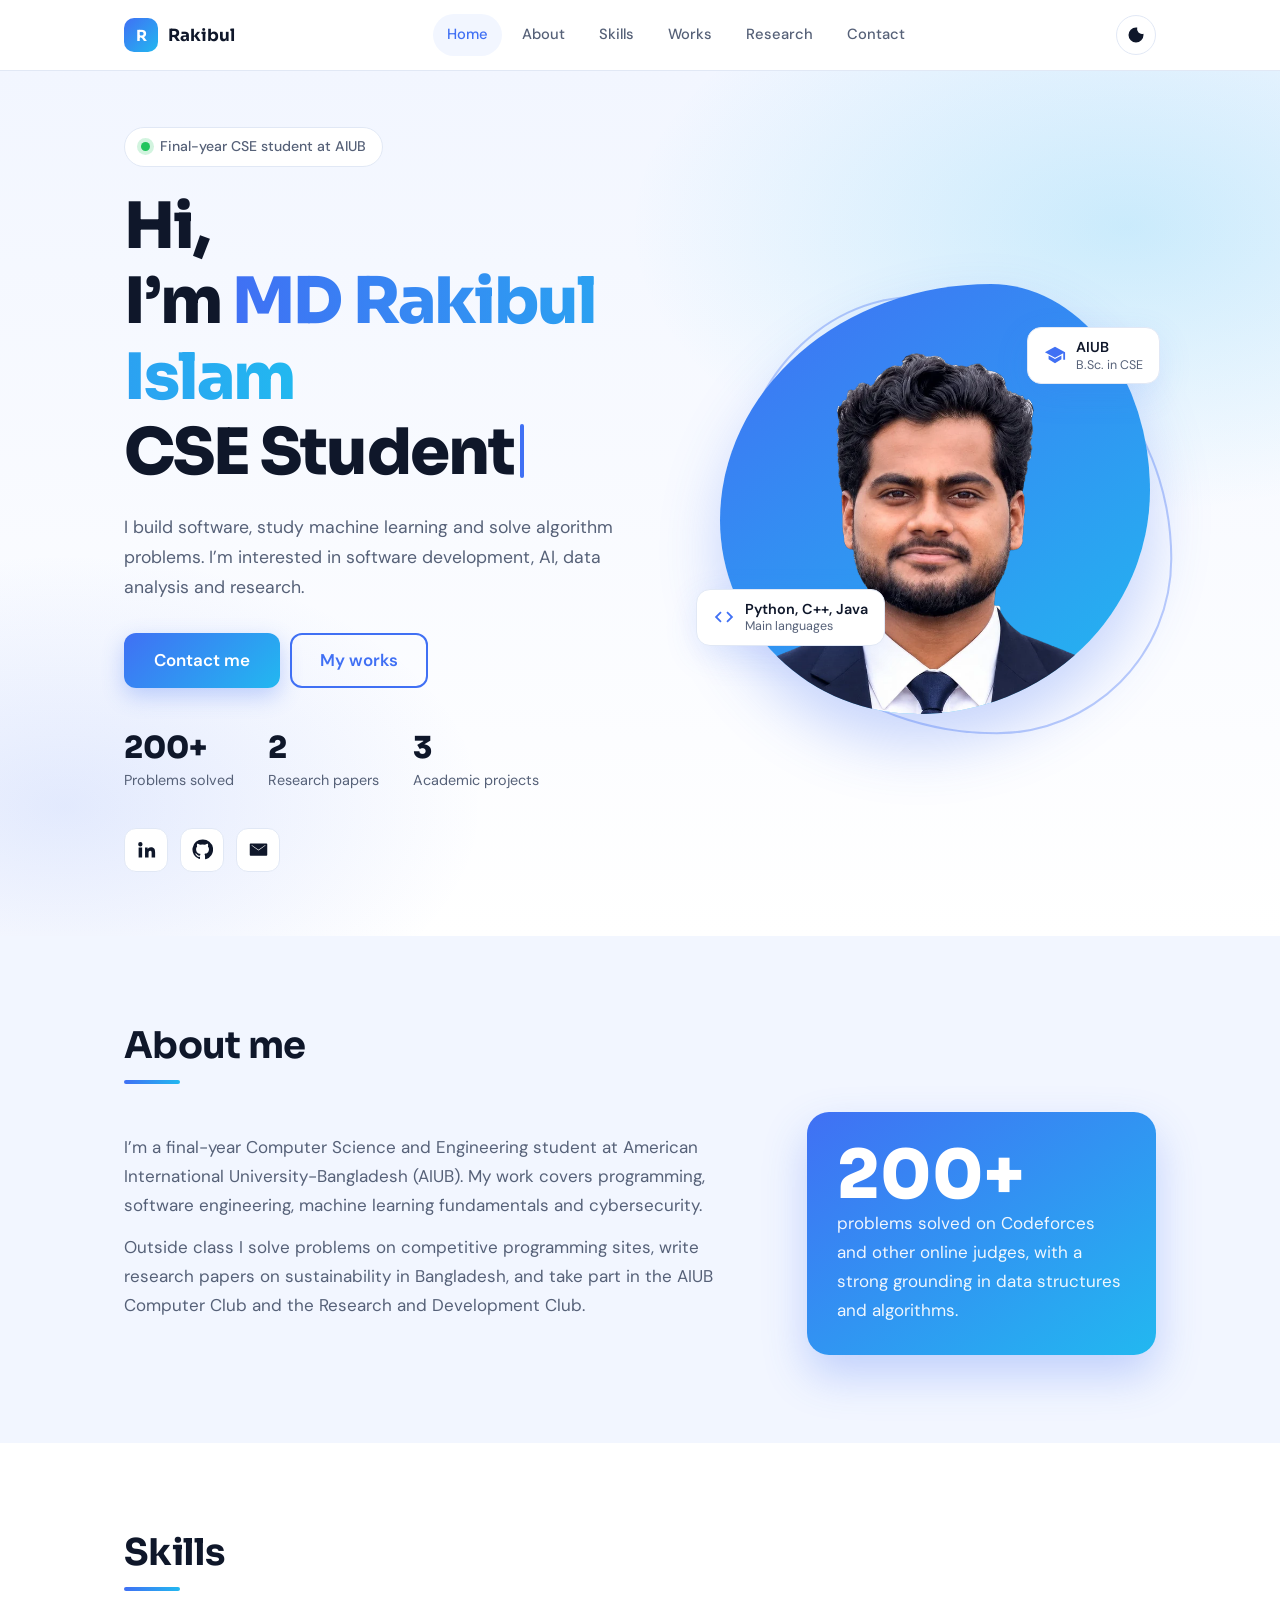
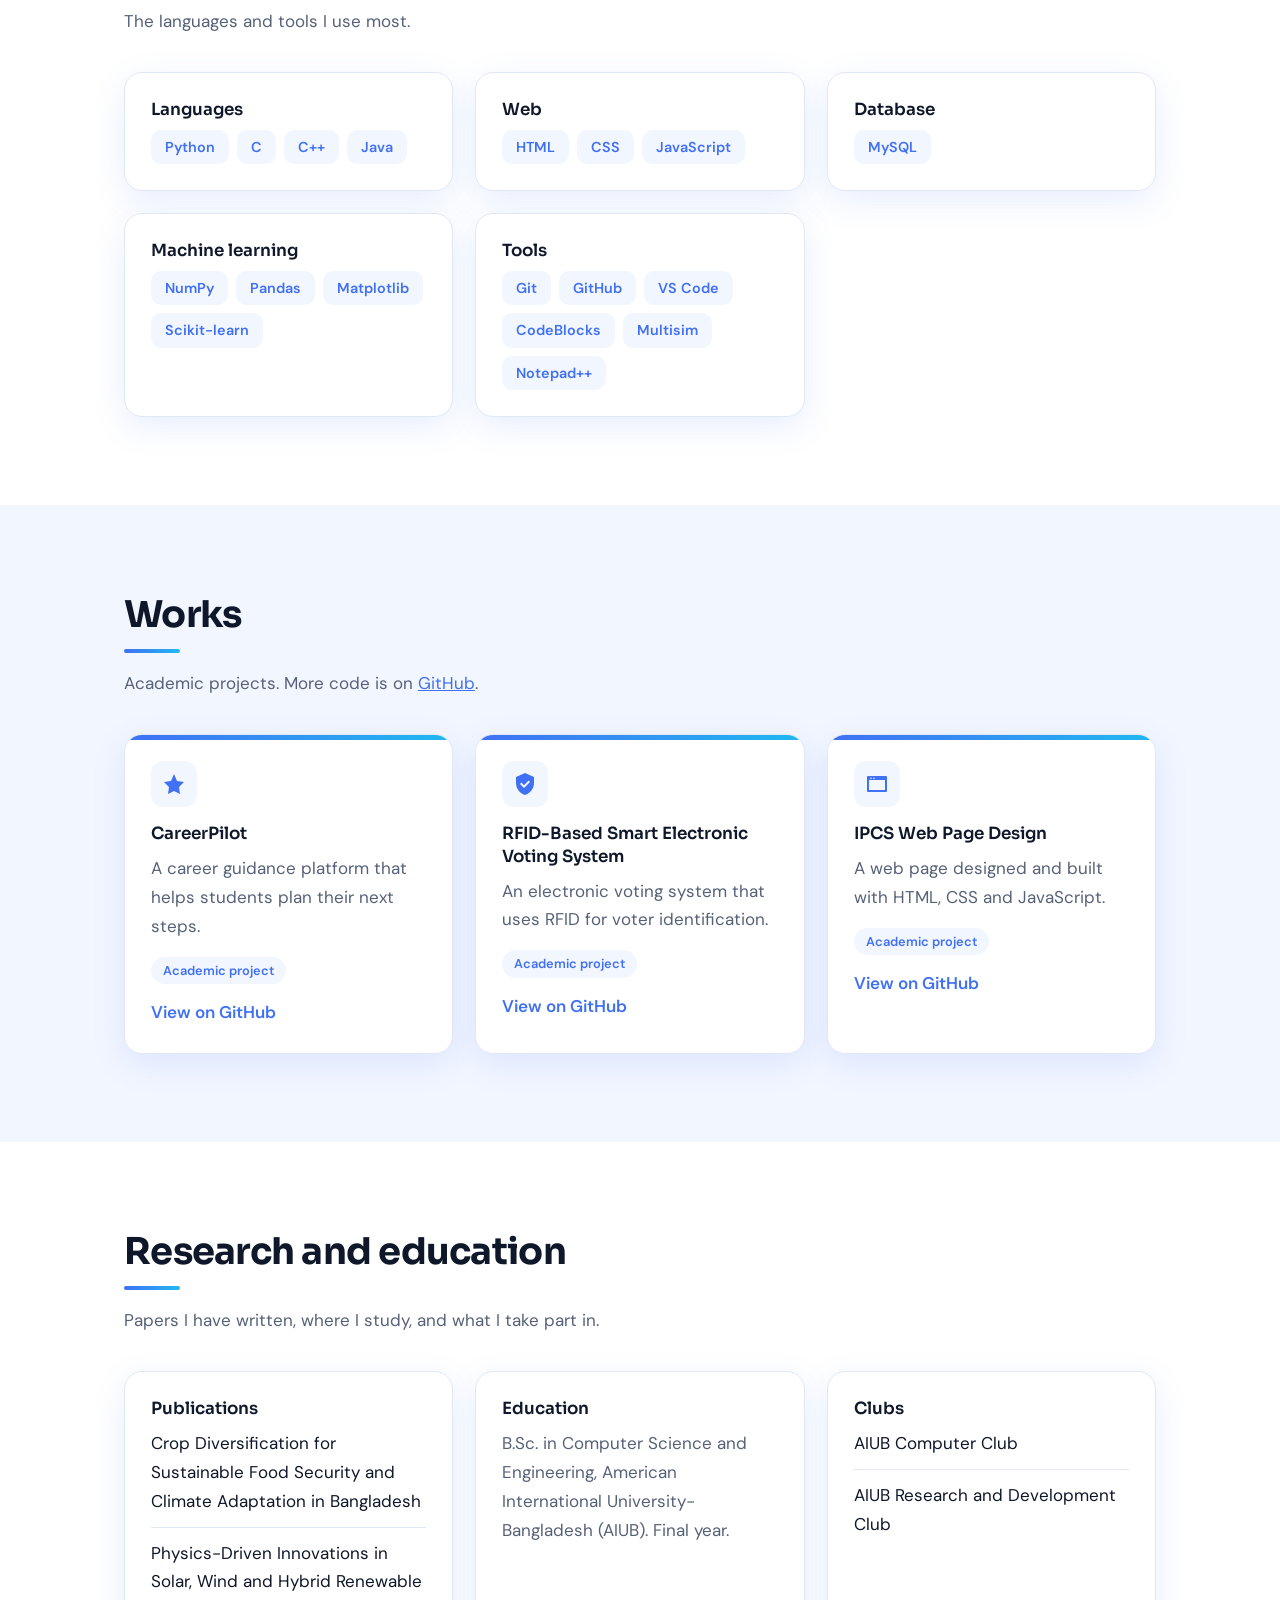
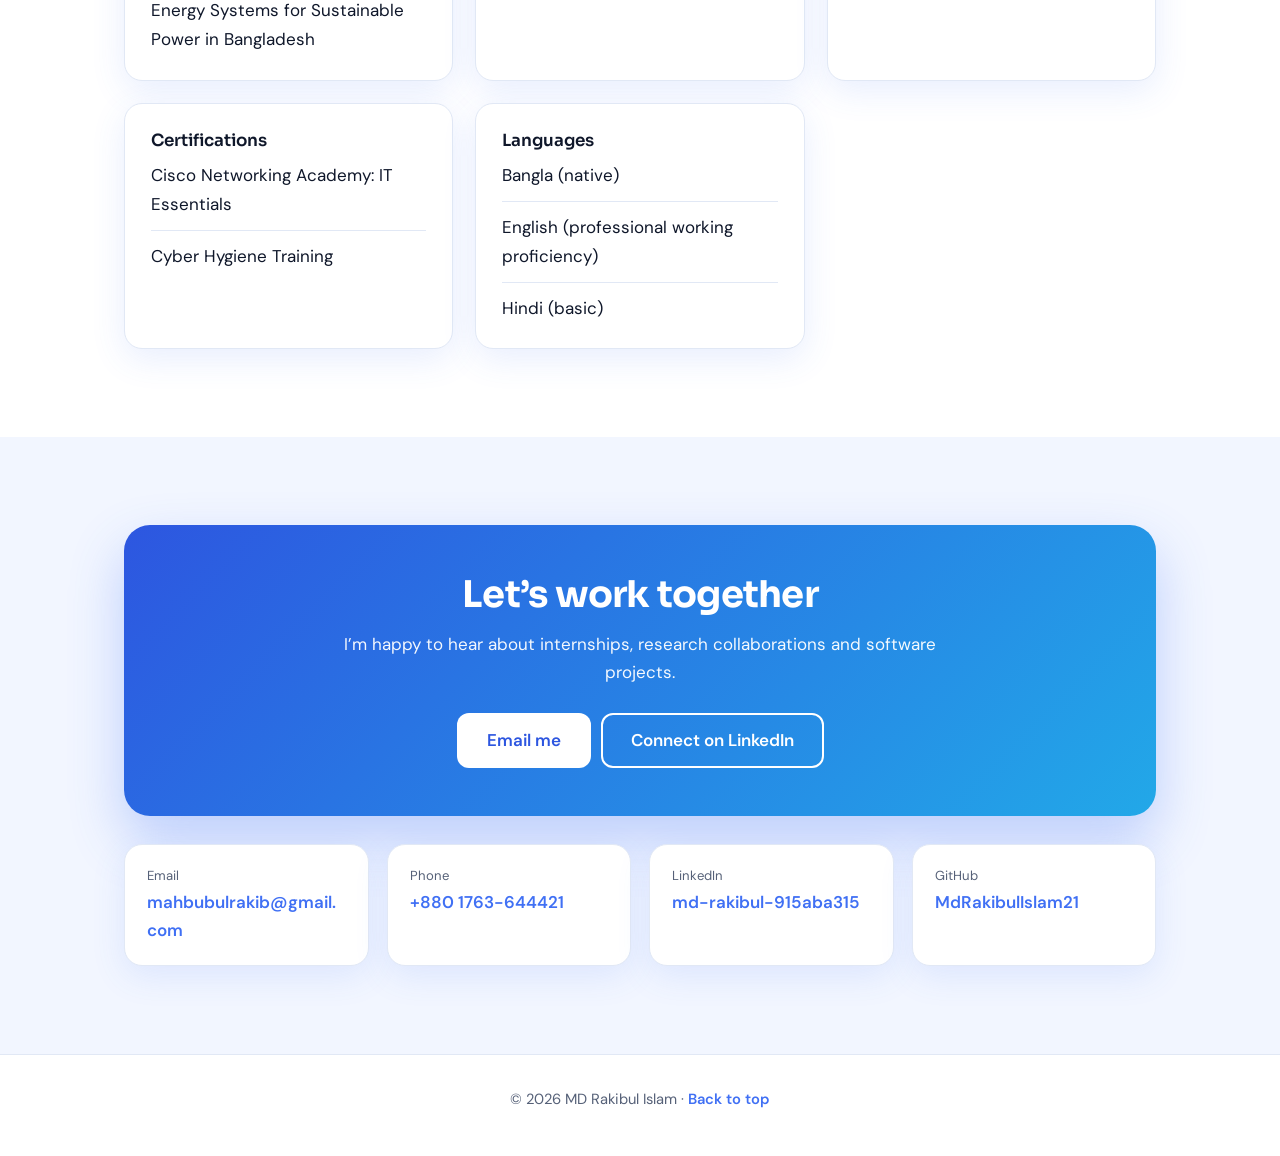
<file: index.html>
<!DOCTYPE html>
<html lang="en">
<head>
<meta charset="utf-8">
<meta name="viewport" content="width=device-width, initial-scale=1, viewport-fit=cover">
<title>MD Rakibul Islam – CSE Student, AIUB</title>
<meta name="description" content="Portfolio of MD Rakibul Islam, final-year CSE student at AIUB interested in software development, AI, data analysis and research.">
<meta name="google-site-verification" content="Z-_PqDl903GG6SUbiHTau5TK56wyOU0GLgVnwQ18_B8" />
<meta name="google-site-verification" content="Apib7-x98H0j5cPqHWwSMm6dNU4GmODRoqxLiDzdx9I" />
<meta name="author" content="MD Rakibul Islam">
<link rel="canonical" href="https://mdrakibulislam21.github.io/">
<meta property="og:type" content="website">
<meta property="og:url" content="https://mdrakibulislam21.github.io/">
<meta property="og:title" content="MD Rakibul Islam – CSE Student, AIUB">
<meta property="og:description" content="Final-year CSE student at AIUB interested in software development, AI, data analysis and research.">
<meta name="twitter:card" content="summary">
<script type="application/ld+json">
{"@context":"https://schema.org","@type":"Person","name":"MD Rakibul Islam","jobTitle":"Computer Science and Engineering student","affiliation":{"@type":"CollegeOrUniversity","name":"American International University-Bangladesh (AIUB)"},"email":"mailto:mahbubulrakib@gmail.com","sameAs":["https://www.linkedin.com/in/md-rakibul-915aba315","https://github.com/MdRakibulIslam21"]}
</script>
<link rel="preconnect" href="https://fonts.googleapis.com">
<link href="https://fonts.googleapis.com/css2?family=DM+Sans:wght@400;500;600&family=Sora:wght@600;700;800&display=swap" rel="stylesheet">
<link rel="stylesheet" href="style.css">
</head>
<body>
<div id="progress" aria-hidden="true"></div>
<header class="top">
  <div class="wrap bar">
    <a class="logo" href="#home"><i>R</i>Rakibul</a>
    <nav aria-label="Main">
      <a href="#home" class="on">Home</a><a href="#about">About</a><a href="#skills">Skills</a><a href="#works">Works</a><a href="#research">Research</a><a href="#contact">Contact</a>
    </nav>
    <div class="tools">
      <button class="ib" id="theme" type="button" aria-label="Switch light or dark theme"><svg viewBox="0 0 24 24"><path d="M12 3a9 9 0 1 0 9 9c0-.5-.05-1-.14-1.47A6 6 0 0 1 13.47 3.14 9.2 9.2 0 0 0 12 3Z"/></svg></button>
      <button class="ib" id="menu" type="button" aria-label="Open menu" aria-expanded="false"><svg viewBox="0 0 24 24"><path d="M4 6h16v2H4V6Zm0 5h16v2H4v-2Zm0 5h16v2H4v-2Z"/></svg></button>
    </div>
  </div>
</header>

<main>
<div class="herobg"><div class="wrap">
  <div class="hero" id="home">
    <div class="copy">
      <p class="badge"><span class="dot"></span>Final-year CSE student at AIUB</p>
      <h1>Hi,<br>I’m <em>MD Rakibul Islam</em><br><span id="role">CSE Student</span><span class="caret" aria-hidden="true"></span></h1>
      <p class="lead">I build software, study machine learning and solve algorithm problems. I’m interested in software development, AI, data analysis and research.</p>
      <a class="btn" href="#contact">Contact me</a><a class="btn alt" href="#works">My works</a>
      <ul class="stats">
        <li><b>200+</b><span>Problems solved</span></li>
        <li><b>2</b><span>Research papers</span></li>
        <li><b>3</b><span>Academic projects</span></li>
      </ul>
      <div class="social">
        <a href="https://www.linkedin.com/in/md-rakibul-915aba315" target="_blank" rel="noopener" aria-label="LinkedIn"><svg viewBox="0 0 24 24"><path d="M4.98 3.5a2.5 2.5 0 1 1 0 5 2.5 2.5 0 0 1 0-5ZM3 9.75h4V21H3V9.75Zm6.5 0h3.8v1.6h.06c.53-1 1.82-2.05 3.75-2.05 4 0 4.74 2.63 4.74 6.05V21h-4v-4.9c0-1.17-.02-2.67-1.63-2.67-1.63 0-1.88 1.27-1.88 2.58V21h-4V9.75Z"/></svg></a>
        <a href="https://github.com/MdRakibulIslam21" target="_blank" rel="noopener" aria-label="GitHub"><svg viewBox="0 0 24 24"><path d="M12 .5a11.5 11.5 0 0 0-3.64 22.41c.58.1.79-.25.79-.56v-2c-3.2.7-3.88-1.37-3.88-1.37-.52-1.33-1.28-1.69-1.28-1.69-1.05-.71.08-.7.08-.7 1.15.08 1.76 1.19 1.76 1.19 1.03 1.76 2.7 1.25 3.35.96.1-.75.4-1.25.73-1.54-2.55-.29-5.24-1.28-5.24-5.69 0-1.26.45-2.28 1.19-3.08-.12-.29-.52-1.46.11-3.05 0 0 .97-.31 3.17 1.18a11 11 0 0 1 5.77 0c2.2-1.49 3.17-1.18 3.17-1.18.63 1.59.23 2.76.11 3.05.74.8 1.19 1.82 1.19 3.08 0 4.42-2.7 5.4-5.26 5.68.41.36.78 1.06.78 2.14v3.17c0 .31.21.67.8.56A11.5 11.5 0 0 0 12 .5Z"/></svg></a>
        <a href="mailto:mahbubulrakib@gmail.com" aria-label="Email"><svg viewBox="0 0 24 24"><path d="M3 5h18a1 1 0 0 1 1 1v12a1 1 0 0 1-1 1H3a1 1 0 0 1-1-1V6a1 1 0 0 1 1-1Zm9 7.2L4.6 7H4v.4l8 5.6 8-5.6V7h-.6L12 12.2Z"/></svg></a>
      </div>
    </div>
    <div class="visual">
      <div class="ring" aria-hidden="true"></div>
      <div class="blob"><img src="photo.webp" alt="MD Rakibul Islam" width="800" height="800"></div>
      <div class="float f1"><svg viewBox="0 0 24 24"><path d="M9.4 16.6 4.8 12l4.6-4.6L8 6l-6 6 6 6 1.4-1.4Zm5.2 0 4.6-4.6-4.6-4.6L16 6l6 6-6 6-1.4-1.4Z"/></svg><span>Python, C++, Java<small>Main languages</small></span></div>
      <div class="float f2"><svg viewBox="0 0 24 24"><path d="M12 2 1 8l11 6 9-4.9V16h2V8L12 2Zm-7 9.5v4L12 20l7-4.5v-4L12 15.4 5 11.5Z"/></svg><span>AIUB<small>B.Sc. in CSE</small></span></div>
    </div>
  </div>
</div></div>

<section id="about" class="alt"><div class="wrap">
  <h2>About me</h2>
  <div class="abt" style="margin-top:28px">
    <div>
      <p>I’m a final-year Computer Science and Engineering student at American International University-Bangladesh (AIUB). My work covers programming, software engineering, machine learning fundamentals and cybersecurity.</p>
      <p>Outside class I solve problems on competitive programming sites, write research papers on sustainability in Bangladesh, and take part in the AIUB Computer Club and the Research and Development Club.</p>
    </div>
    <div class="stat"><b>200+</b><span>problems solved on Codeforces and other online judges, with a strong grounding in data structures and algorithms.</span></div>
  </div>
</div></section>

<section id="skills"><div class="wrap">
  <h2>Skills</h2>
  <p class="sub">The languages and tools I use most.</p>
  <div class="grid">
    <div class="card"><h3>Languages</h3><div class="chips"><span class="chip">Python</span><span class="chip">C</span><span class="chip">C++</span><span class="chip">Java</span></div></div>
    <div class="card"><h3>Web</h3><div class="chips"><span class="chip">HTML</span><span class="chip">CSS</span><span class="chip">JavaScript</span></div></div>
    <div class="card"><h3>Database</h3><div class="chips"><span class="chip">MySQL</span></div></div>
    <div class="card"><h3>Machine learning</h3><div class="chips"><span class="chip">NumPy</span><span class="chip">Pandas</span><span class="chip">Matplotlib</span><span class="chip">Scikit-learn</span></div></div>
    <div class="card"><h3>Tools</h3><div class="chips"><span class="chip">Git</span><span class="chip">GitHub</span><span class="chip">VS Code</span><span class="chip">CodeBlocks</span><span class="chip">Multisim</span><span class="chip">Notepad++</span></div></div>
  </div>
</div></section>

<section id="works" class="alt"><div class="wrap">
  <h2>Works</h2>
  <p class="sub">Academic projects. More code is on <a href="https://github.com/MdRakibulIslam21" target="_blank" rel="noopener">GitHub</a>.</p>
  <div class="grid">
    <article class="card proj"><div class="pi"><svg viewBox="0 0 24 24"><path d="m12 2 3 7 7 1-5 5 1 7-6-3-6 3 1-7-5-5 7-1 3-7Z"/></svg></div><h3>CareerPilot</h3><p>A career guidance platform that helps students plan their next steps.</p><span class="tag">Academic project</span><a class="more" href="https://github.com/MdRakibulIslam21" target="_blank" rel="noopener">View on GitHub</a></article>
    <article class="card proj"><div class="pi"><svg viewBox="0 0 24 24"><path d="M12 1 3 5v6c0 5.5 3.8 10.7 9 12 5.2-1.3 9-6.5 9-12V5l-9-4Zm-1 15-4-4 1.4-1.4L11 13.2l4.6-4.6L17 10l-6 6Z"/></svg></div><h3>RFID-Based Smart Electronic Voting System</h3><p>An electronic voting system that uses RFID for voter identification.</p><span class="tag">Academic project</span><a class="more" href="https://github.com/MdRakibulIslam21" target="_blank" rel="noopener">View on GitHub</a></article>
    <article class="card proj"><div class="pi"><svg viewBox="0 0 24 24"><path d="M3 4h18a1 1 0 0 1 1 1v14a1 1 0 0 1-1 1H3a1 1 0 0 1-1-1V5a1 1 0 0 1 1-1Zm1 4v10h16V8H4Zm2-2.5a.75.75 0 1 0 0 1.5.75.75 0 0 0 0-1.5Zm3 0a.75.75 0 1 0 0 1.5.75.75 0 0 0 0-1.5Z"/></svg></div><h3>IPCS Web Page Design</h3><p>A web page designed and built with HTML, CSS and JavaScript.</p><span class="tag">Academic project</span><a class="more" href="https://github.com/MdRakibulIslam21" target="_blank" rel="noopener">View on GitHub</a></article>
  </div>
</div></section>

<section id="research"><div class="wrap">
  <h2>Research and education</h2>
  <p class="sub">Papers I have written, where I study, and what I take part in.</p>
  <div class="grid">
    <div class="card"><h3>Publications</h3><ul class="clean"><li>Crop Diversification for Sustainable Food Security and Climate Adaptation in Bangladesh</li><li>Physics-Driven Innovations in Solar, Wind and Hybrid Renewable Energy Systems for Sustainable Power in Bangladesh</li></ul></div>
    <div class="card"><h3>Education</h3><p>B.Sc. in Computer Science and Engineering, American International University-Bangladesh (AIUB). Final year.</p></div>
    <div class="card"><h3>Clubs</h3><ul class="clean"><li>AIUB Computer Club</li><li>AIUB Research and Development Club</li></ul></div>
    <div class="card"><h3>Certifications</h3><ul class="clean"><li>Cisco Networking Academy: IT Essentials</li><li>Cyber Hygiene Training</li></ul></div>
    <div class="card"><h3>Languages</h3><ul class="clean"><li>Bangla (native)</li><li>English (professional working proficiency)</li><li>Hindi (basic)</li></ul></div>
  </div>
</div></section>

<section id="contact" class="alt"><div class="wrap">
  <div class="cta">
    <h2>Let’s work together</h2>
    <p>I’m happy to hear about internships, research collaborations and software projects.</p>
    <a class="btn" href="mailto:mahbubulrakib@gmail.com">Email me</a><a class="btn alt" href="https://www.linkedin.com/in/md-rakibul-915aba315" target="_blank" rel="noopener">Connect on LinkedIn</a>
  </div>
  <div class="cinfo">
    <div class="card"><small>Email</small><a href="mailto:mahbubulrakib@gmail.com">mahbubulrakib@gmail.com</a></div>
    <div class="card"><small>Phone</small><a href="tel:+8801763644421">+880 1763-644421</a></div>
    <div class="card"><small>LinkedIn</small><a href="https://www.linkedin.com/in/md-rakibul-915aba315" target="_blank" rel="noopener">md-rakibul-915aba315</a></div>
    <div class="card"><small>GitHub</small><a href="https://github.com/MdRakibulIslam21" target="_blank" rel="noopener">MdRakibulIslam21</a></div>
  </div>
</div></section>
</main>

<footer>© 2026 MD Rakibul Islam · <a href="#home">Back to top</a></footer>
<script src="script.js"></script>
</body>
</html>
</file>
<file: style.css>
:root{
  --bg:#FFFFFF; --soft:#F2F6FF; --ink:#0F172A; --muted:#566178; --blue:#4070F4; --blue2:#22B8F0; --card:#FFFFFF; --line:#E1E8F5;
  --shadow:0 10px 34px rgba(64,112,244,.12); --glass:rgba(255,255,255,.8);
  --h:'Sora','Segoe UI',system-ui,sans-serif; --f:'DM Sans','Segoe UI',system-ui,sans-serif;
  box-sizing:border-box; padding-top:env(safe-area-inset-top,0px); padding-bottom:env(safe-area-inset-bottom,0px); color-scheme:light;
}
@media (prefers-color-scheme:dark){
  :root:not([data-theme="light"]){--bg:#0B1020;--soft:#111832;--ink:#F1F4FB;--muted:#9CA8C2;--blue:#6C93FF;--blue2:#5EDBFF;--card:#151D38;--line:#243055;--shadow:0 10px 34px rgba(0,0,0,.4);--glass:rgba(11,16,32,.8);color-scheme:dark}
}
:root[data-theme="dark"]{--bg:#0B1020;--soft:#111832;--ink:#F1F4FB;--muted:#9CA8C2;--blue:#6C93FF;--blue2:#5EDBFF;--card:#151D38;--line:#243055;--shadow:0 10px 34px rgba(0,0,0,.4);--glass:rgba(11,16,32,.8);color-scheme:dark}
*{box-sizing:border-box}
html{scroll-behavior:smooth;scroll-padding-top:calc(76px + env(safe-area-inset-top,0px))}
body{margin:0;background:var(--bg);color:var(--ink);font:400 17px/1.7 var(--f)}
a{color:var(--blue)}
a:focus-visible,button:focus-visible{outline:3px solid var(--blue);outline-offset:3px;border-radius:8px}
.wrap{max-width:1080px;margin:0 auto;padding:0 24px}

/* progress + header */
#progress{position:fixed;left:0;right:0;top:0;height:3px;z-index:40;background:linear-gradient(90deg,var(--blue),var(--blue2));transform:scaleX(0);transform-origin:0 50%}
header.top{position:sticky;top:0;z-index:30;background:var(--glass);backdrop-filter:blur(14px);-webkit-backdrop-filter:blur(14px);border-bottom:1px solid var(--line);padding-top:env(safe-area-inset-top,0px)}
.bar{display:flex;align-items:center;justify-content:space-between;gap:20px;height:70px}
.logo{display:flex;align-items:center;gap:10px;font:700 1.05rem var(--h);color:var(--ink);text-decoration:none}
.logo i{width:34px;height:34px;border-radius:10px;display:grid;place-items:center;background:linear-gradient(135deg,var(--blue),var(--blue2));color:#fff;font-style:normal;font-size:.95rem}
nav{display:flex;gap:6px}
nav a{color:var(--muted);text-decoration:none;font-size:.92rem;font-weight:500;padding:8px 14px;border-radius:999px;white-space:nowrap;transition:background .2s,color .2s}
nav a:hover{color:var(--ink);background:var(--soft)}
nav a.on{color:var(--blue);background:var(--soft)}
.tools{display:flex;gap:8px;align-items:center}
.ib{width:40px;height:40px;border-radius:50%;border:1px solid var(--line);background:var(--card);color:var(--ink);cursor:pointer;display:inline-grid;place-items:center}
.ib:hover{border-color:var(--blue);color:var(--blue)}
.ib svg{width:20px;height:20px;fill:currentColor}
#menu{display:none}

/* hero */
.herobg{background:radial-gradient(800px 460px at 88% 18%,rgba(34,184,240,.2),transparent 62%),radial-gradient(700px 420px at 5% 85%,rgba(64,112,244,.14),transparent 60%),linear-gradient(180deg,var(--soft),var(--bg))}
.hero{display:grid;grid-template-columns:1.1fr .9fr;align-items:center;gap:48px;min-height:calc(100vh - 70px);padding:56px 0 64px}
.badge{display:inline-flex;align-items:center;gap:10px;margin:0 0 22px;padding:7px 16px;border:1px solid var(--line);border-radius:999px;background:var(--card);font-size:.88rem;font-weight:500;color:var(--muted)}
.dot{width:9px;height:9px;border-radius:50%;background:#22C55E;box-shadow:0 0 0 4px rgba(34,197,94,.2)}
h1{font:800 clamp(2.4rem,6vw,4rem)/1.18 var(--h);letter-spacing:-.03em;margin:0 0 22px}
h1 em{font-style:normal;background:linear-gradient(90deg,var(--blue),var(--blue2));-webkit-background-clip:text;background-clip:text;color:transparent}
#role{color:var(--ink)}
.caret{display:inline-block;width:4px;height:.85em;background:var(--blue);margin-left:6px;vertical-align:-.06em;border-radius:2px;animation:blink 1s steps(1) infinite}
.lead{max-width:52ch;color:var(--muted);font-size:1.1rem;margin:0 0 30px}
.btn{display:inline-block;background:linear-gradient(135deg,var(--blue),var(--blue2));color:#fff;padding:13px 30px;border-radius:12px;font-weight:600;text-decoration:none;box-shadow:0 8px 22px rgba(64,112,244,.3);transition:transform .2s,box-shadow .2s}
.btn:hover{transform:translateY(-2px);box-shadow:0 12px 28px rgba(64,112,244,.4)}
.btn.alt{background:transparent;color:var(--blue);border:2px solid var(--blue);padding:11px 28px;margin-left:10px;box-shadow:none}
.stats{display:flex;gap:34px;flex-wrap:wrap;margin:44px 0 0;padding:0;list-style:none}
.stats b{display:block;font:800 1.9rem/1.1 var(--h);color:var(--ink)}
.stats span{font-size:.9rem;color:var(--muted)}
.social{display:flex;gap:12px;margin-top:34px}
.social a{width:44px;height:44px;border-radius:12px;border:1px solid var(--line);background:var(--card);color:var(--ink);display:inline-grid;place-items:center;transition:all .2s}
.social a:hover{background:var(--blue);border-color:var(--blue);color:#fff;transform:translateY(-3px)}
.social svg{width:21px;height:21px;fill:currentColor}

.visual{position:relative;width:min(100%,430px);margin:0 auto}
.blob{position:relative;z-index:1;width:100%;aspect-ratio:1;background:linear-gradient(145deg,var(--blue),var(--blue2));border-radius:63% 37% 54% 46% / 55% 48% 52% 45%;display:grid;place-items:center;overflow:hidden;box-shadow:0 30px 60px rgba(64,112,244,.28)}
.blob img{width:100%;height:100%;object-fit:cover;object-position:center bottom;display:block}
.ring{position:absolute;inset:0;border:2px solid var(--blue);opacity:.35;border-radius:42% 58% 40% 60% / 48% 60% 40% 52%;transform:translate(18px,16px) scale(1.02)}
.float{position:absolute;z-index:2;display:flex;align-items:center;gap:10px;padding:10px 16px;border-radius:14px;background:var(--card);border:1px solid var(--line);box-shadow:var(--shadow);font-weight:600;font-size:.9rem;line-height:1.3}
.float small{display:block;font-weight:400;color:var(--muted);font-size:.78rem}
.float svg{width:22px;height:22px;fill:var(--blue);flex:none}
.f1{left:-24px;bottom:16%}
.f2{right:-10px;top:10%}

/* sections */
section{padding:88px 0}
section.alt{background:var(--soft)}
h2{font:700 clamp(1.7rem,4vw,2.3rem)/1.2 var(--h);letter-spacing:-.02em;margin:0}
h2::after{content:"";display:block;width:56px;height:4px;background:linear-gradient(90deg,var(--blue),var(--blue2));border-radius:2px;margin-top:12px}
.sub{color:var(--muted);margin:16px 0 36px;max-width:62ch}
h3{font:600 1.05rem/1.35 var(--h);margin:0 0 8px}
.grid{display:grid;grid-template-columns:repeat(auto-fit,minmax(250px,1fr));gap:22px}
.card{background:var(--card);border:1px solid var(--line);border-radius:18px;padding:26px;box-shadow:var(--shadow);transition:transform .25s,border-color .25s}
.card p{margin:0;color:var(--muted)}
.proj{position:relative;overflow:hidden}
.proj::before{content:"";position:absolute;left:0;right:0;top:0;height:5px;background:linear-gradient(90deg,var(--blue),var(--blue2))}
.proj:hover{transform:translateY(-6px);border-color:var(--blue)}
.pi{width:46px;height:46px;border-radius:12px;display:grid;place-items:center;background:var(--soft);margin-bottom:16px}
.pi svg{width:24px;height:24px;fill:var(--blue)}
.tag{display:inline-block;margin-top:16px;padding:3px 12px;border-radius:999px;background:var(--soft);color:var(--blue);font-size:.8rem;font-weight:600}
.more{display:block;margin-top:14px;font-weight:600;text-decoration:none}
.more:hover{text-decoration:underline}
.chips{display:flex;flex-wrap:wrap;gap:8px}
.chip{background:var(--soft);color:var(--blue);padding:5px 14px;border-radius:10px;font-size:.9rem;font-weight:600;transition:all .2s}
.chip:hover{background:var(--blue);color:#fff}
section.alt .chip{background:var(--card)}
section.alt .chip:hover{background:var(--blue)}
ul.clean{list-style:none;margin:0;padding:0}
ul.clean li{padding:11px 0;border-bottom:1px solid var(--line)}
ul.clean li:last-child{border:0;padding-bottom:0}
ul.clean li:first-child{padding-top:0}
.abt{display:grid;grid-template-columns:1.3fr .7fr;gap:36px;align-items:center}
.abt p{color:var(--muted);margin:0 0 14px}
.stat{padding:30px;border-radius:22px;background:linear-gradient(145deg,var(--blue),var(--blue2));color:#fff;box-shadow:0 20px 44px rgba(64,112,244,.28)}
.stat b{display:block;font:800 clamp(3rem,8vw,4.2rem)/1 var(--h)}
.stat span{opacity:.92}

/* contact */
.cta{padding:48px 40px;border-radius:26px;background:linear-gradient(135deg,#2D56E0,#22A8E8);color:#fff;text-align:center;box-shadow:0 24px 54px rgba(64,112,244,.3);margin-bottom:28px}
.cta h2{color:#fff}
.cta h2::after{display:none}
.cta p{max-width:50ch;margin:12px auto 26px;opacity:.95}
.cta .btn{background:#fff;color:#2D56E0;box-shadow:none}
.cta .btn.alt{background:transparent;color:#fff;border-color:#fff}
.cinfo{display:grid;grid-template-columns:repeat(auto-fit,minmax(220px,1fr));gap:18px}
.cinfo .card{padding:20px 22px}
.cinfo small{display:block;color:var(--muted);font-size:.82rem}
.cinfo a{font-weight:600;text-decoration:none;overflow-wrap:anywhere}
.cinfo a:hover{text-decoration:underline}
footer{padding:32px 0 44px;text-align:center;color:var(--muted);font-size:.92rem;border-top:1px solid var(--line)}
footer a{font-weight:600;text-decoration:none}

/* motion */
@keyframes blink{50%{opacity:0}}
@keyframes inUp{from{opacity:0;transform:translateY(20px)}to{opacity:1;transform:none}}
@keyframes morph{to{border-radius:42% 58% 40% 60% / 48% 60% 40% 52%}}
@keyframes morph2{to{border-radius:63% 37% 54% 46% / 55% 48% 52% 45%}}
@keyframes bob{50%{transform:translateY(-10px)}}
.rv{opacity:0;transform:translateY(26px);transition:opacity .6s ease,transform .6s ease}
.rv.in{opacity:1;transform:none}
@media (prefers-reduced-motion:no-preference){
  .copy{animation:inUp .7s ease both}
  .visual{animation:inUp .8s .15s ease both}
  .blob{animation:morph 9s 1s ease-in-out infinite alternate}
  .ring{animation:morph2 9s 1s ease-in-out infinite alternate}
  .f1{animation:bob 5s ease-in-out infinite}
  .f2{animation:bob 6s 1s ease-in-out infinite}
}
@media (max-width:860px){
  .hero{grid-template-columns:1fr;min-height:0;padding-top:34px;gap:36px}
  .visual{order:-1;width:min(78%,330px)}
  .f1{left:-14px}.f2{right:-14px}
  .abt{grid-template-columns:1fr}
  .bar{height:64px}
  #menu{display:inline-grid}
  nav{display:none;position:absolute;left:0;right:0;top:100%;flex-direction:column;gap:2px;background:var(--bg);border-bottom:1px solid var(--line);padding:10px 24px 16px}
  nav.open{display:flex}
  nav a{padding:12px 14px;font-size:1rem}
  section{padding:64px 0}
  .cta{padding:38px 22px}
  .btn.alt{margin:10px 0 0}
}
@media (prefers-reduced-motion:reduce){html{scroll-behavior:auto}.caret{animation:none}.rv{opacity:1;transform:none;transition:none}}
</file>
